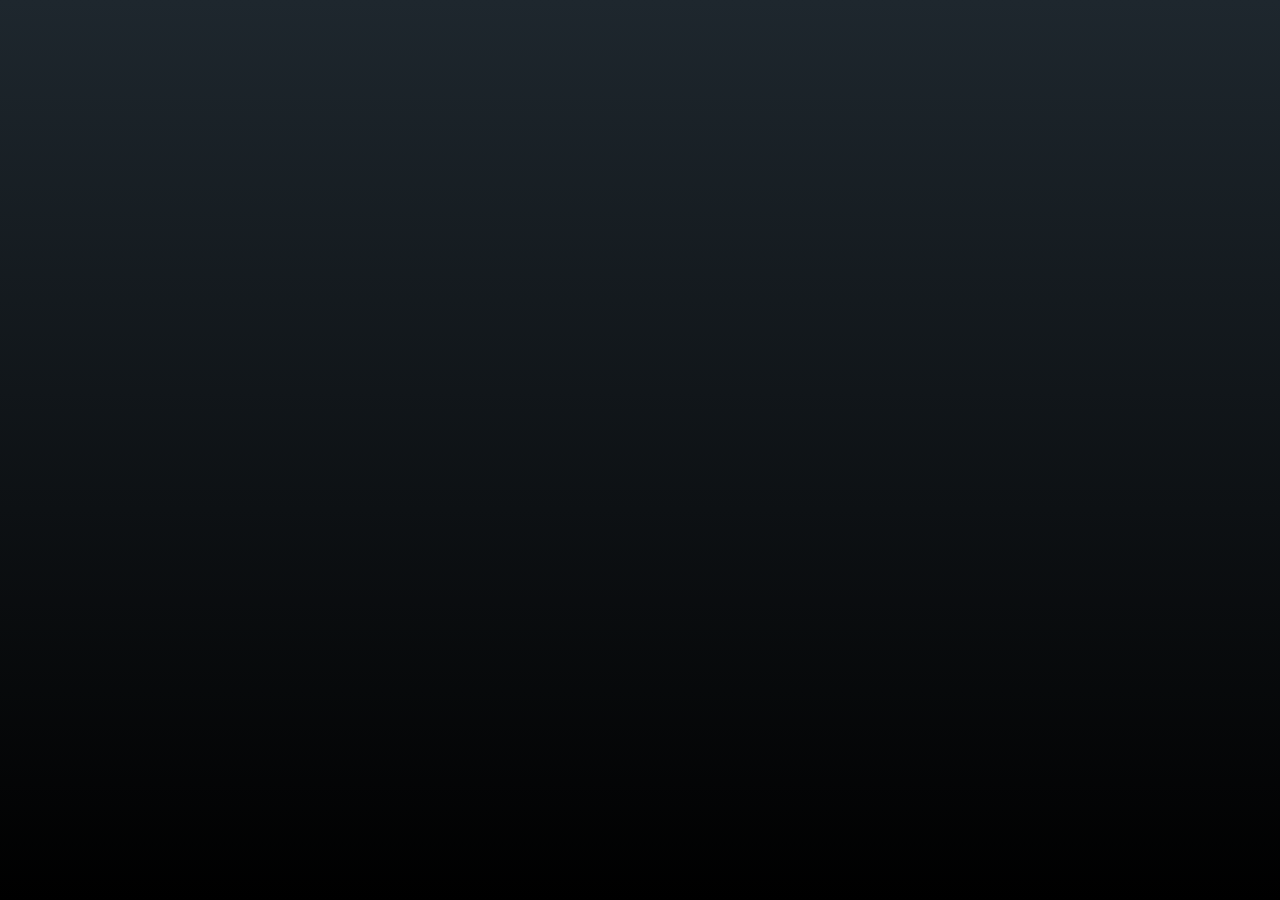
<file: index.html>
<!DOCTYPE html>
<html lang="en">
<head>
  <meta charset="UTF-8" />
  <meta name="viewport" content="width=device-width, initial-scale=1.0"/>
  <title>Oska | Home</title>
  <link rel="stylesheet" href="https://fonts.googleapis.com/css2?family=Michroma&family=Nunito+Sans&display=swap">
  <link rel="stylesheet" href="modal.css">
  <link rel="stylesheet" href="styles.css">
  <script defer src="script.js"></script>
</head>
<body>
    <div class="container">
        <h1 class="animated-title">Hello human, let's play Oska.</h1>
        <div class="btn-group">
            <button class="btn" id="how-to-play-btn">How to play</button>
            <button class="btn" id="start-game" onclick="location.href='oskaplayer.html'">Start game</button>
        </div>
    </div>
    <!-- How to Play Modal -->
    <div id="modal-overlay" class="modal-overlay hidden">
        <div id="modal" class="modal">
            <span id="modal-close-btn" class="modal-close-btn">&times;</span>
            <h2>What is Oska?</h2>
            <p>
                Oska is a two-player abstract strategy board game, inspired by checkers, 
                where the objective is to move your pieces to the opposite side of the board before your opponent does.
                Players move their pieces diagonally, and can capture opponent pieces by jumping over them. 
                The unique twist is that the player who gets all their remaining (active) pieces to the opposite end of the board wins, 
                which means losing pieces can be advantageous. 
            </p>
            <h3>How to play:</h3>
            <ul>
                <li>You can move one step diagonally forward into an empty space.</li>
                <li>
                    You can capture your opponent's piece by jumping diagonally over it.
                    Multiple jumps in a single turn are not allowed.
                </li>
                <li>The first player to move all their pieces to the opposite end of the board wins.</li>
                <li>Remember: Sometimes, losing your pieces can help you win!</li>
                <li>If you are a recruiter and you find this game challenging, I'd love the
                     chance to connect with you over an interview!</li>
            </ul>
        </div>
    </div>
</body>
</html>
</file>
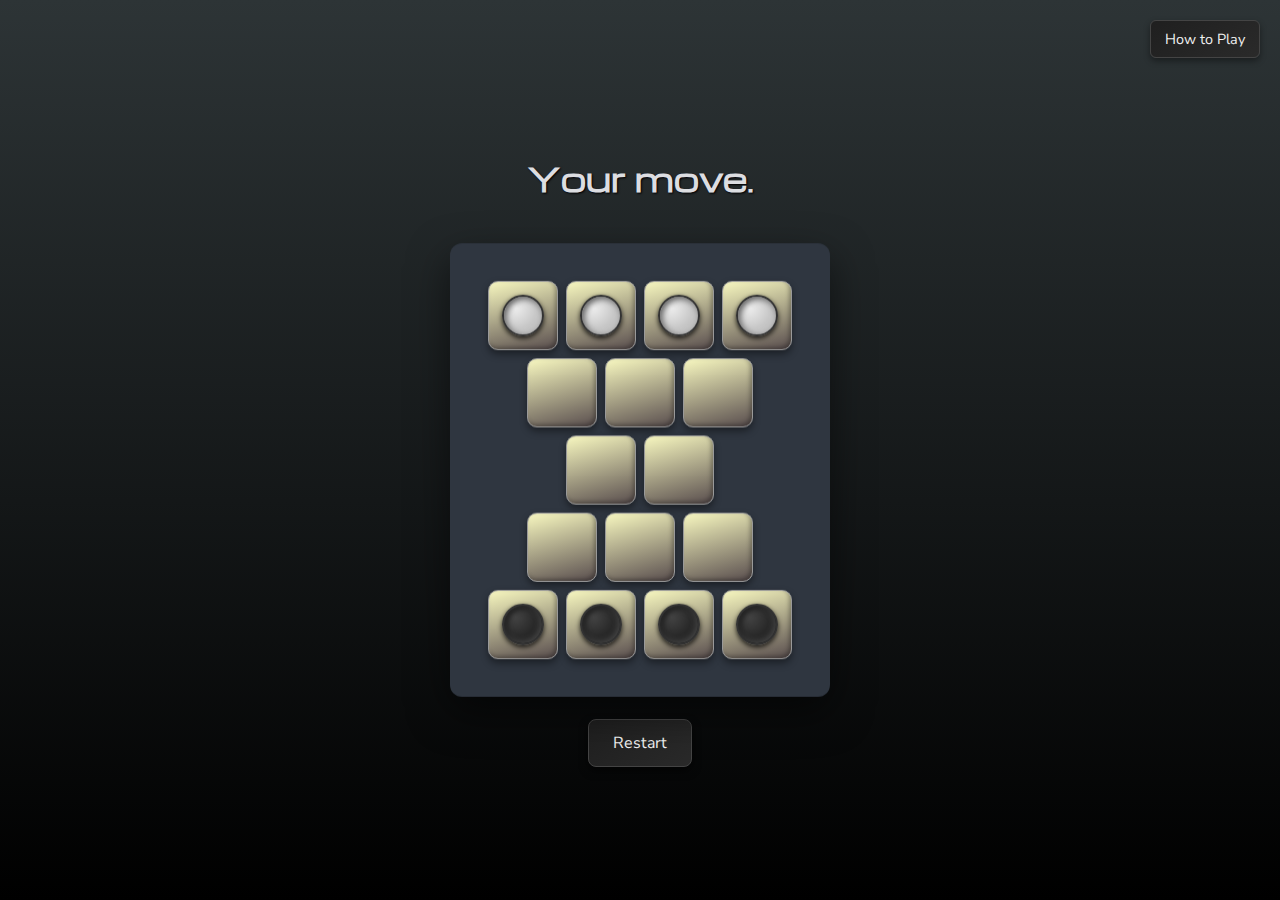
<file: oskaplayer.html>
<!DOCTYPE html>
<html lang="en">
<head>
  <meta charset="UTF-8">
  <title>Oska Game</title>
  <link rel="stylesheet" href="https://fonts.googleapis.com/css2?family=Michroma&family=Nunito+Sans&display=swap">
  <link rel="stylesheet" href="modal.css">
  <link rel="stylesheet" href="oskaplayer.css">
  <script defer src="oskaplayer.js"></script>
  <script defer src="gameModel.js"></script>
</head>
<body>
    <button id="how-to-play-btn" class="btn top-right-btn">How to Play</button>
    <h1 id="turn-indicator">Your move.</h1>
    <div id="oska-container">
        <div class="board" id="board">
            <div class="row" id="row0">
                <div class="col" id="pos-00" piece="w"></div>
                <div class="col" id="pos-01" piece="w"></div>
                <div class="col" id="pos-02" piece="w"></div>
                <div class="col" id="pos-03" piece="w"></div>
            </div>
            <div class="row" id="row1">
                <div class="col" id="pos-10" piece="-"></div>
                <div class="col" id="pos-11" piece="-"></div>
                <div class="col" id="pos-12" piece="-"></div>
            </div>
            <div class="row" id="row2">
                <div class="col" id="pos-20" piece="-"></div>
                <div class="col" id="pos-21" piece="-"></div>
            </div>
            <div class="row" id="row3">
                <div class="col" id="pos-30" piece="-"></div>
                <div class="col" id="pos-31" piece="-"></div>
                <div class="col" id="pos-32" piece="-"></div>
            </div>
            <div class="row" id="row4">
                <div class="col" id="pos-40" piece="b"></div>
                <div class="col" id="pos-41" piece="b"></div>
                <div class="col" id="pos-42" piece="b"></div>
                <div class="col" id="pos-43" piece="b"></div>
            </div>
        </div>
        <button id="restart-btn" class="btn">Restart</button>
    </div>
    <div id="ghost-piece"></div>

    <!-- Win/Loss Modal -->
    <div id="game-over-modal-overlay" class="modal-overlay hidden">
        <div id="game-over-modal" class="modal">
            <h2 id="game-over-modal-title" class="modal-title"></h2>
            <p id="game-over-modal-message" class="modal-message"></p>
            <button id="game-over-modal-ok-btn">OK</button>
        </div>
    </div>

    <!-- How to Play Modal -->
    <div id="how-to-play-modal-overlay" class="modal-overlay hidden">
        <div id="how-to-play-modal" class="modal">
            <span id="how-to-play-modal-close-btn" class="modal-close-btn">&times;</span>
            <h2>How to Play Oska</h2>
            <ol>
                <li>Step 1: [Instruction goes here]</li>
                <li>Step 2: [Instruction goes here]</li>
                <li>Step 3: [Instruction goes here]</li>
            </ol>
        </div>
    </div>
</body>
</html>
</file>
<file: modal.css>
/* Dark themed modal overlay */
.modal-overlay {
  position: fixed;
  top: 0;
  left: 0;
  width: 100vw;
  height: 100vh;
  background: rgba(0, 0, 0, 0.7);
  display: flex;
  align-items: center;
  justify-content: center;
  z-index: 1000;
}

/* Modal Box */
.modal {
  background: #1e1e1e;
  padding: 30px;
  border-radius: 12px;
  box-shadow: 0 10px 30px rgba(0, 0, 0, 0.6);
  text-align: left;
  max-width: 500px;
  width: 90%;
  border: 1px solid #444;
  position: relative;
}

.modal h2 {
  margin-top: 0;
  font-size: 24px;
  color: #f0f0f0;
  font-family: 'Michroma', sans-serif;
  text-shadow: 1px 1px 2px black;
}

.modal p {
    color: #f0f0f0;
}

.modal ol {
  margin: 20px 0;
  padding-left: 20px;
  color: #ddd;
  font-family: 'Segoe UI', sans-serif;
  font-size: 15px;
}

.modal li {
  margin-bottom: 10px;
}

.modal-close-btn {
  position: absolute;
  top: 14px;
  right: 18px;
  font-size: 24px;
  color: #aaa;
  cursor: pointer;
  font-weight: bold;
  transition: color 0.2s ease-in-out;
}

.modal-close-btn:hover {
  color: #fff;
}

/*************** General styles **************/
.hidden {
  display: none !important;
}
</file>
<file: styles.css>
body {
  margin: 0;
  padding: 0;
  height: 100vh;
  background: linear-gradient(to bottom, #1e272e, #000000);
  display: flex;
  justify-content: center;
  align-items: center;
  font-family: 'Nunito Sans', sans-serif; 
  color: #f1f2f6;
}

.container {
  text-align: center;
}

h1 {
  font-family: 'Michroma', sans-serif;
  font-size: 2.3em;
  margin-bottom: 40px;
  color: #f5f6fa;
  text-shadow: 1px 1px 4px #000;
}

.btn-group {
  display: flex;
  flex-direction: row;
  justify-content: center;
  gap: 16px;
  align-items: center;
}

.btn {
  padding: 14px 28px;
  font-size: 1rem;
  border: none;
  border-radius: 8px;
  background: linear-gradient(145deg, #2f3542, #1e272e);
  color: #f1f2f6;
  box-shadow: 0 4px 12px rgba(0, 0, 0, 0.5);
  cursor: pointer;
  transition: all 0.2s ease-in-out;
  width: 200px;
  font-family: 'Nunito Sans', sans-serif; 
}

.btn:hover {
  background: linear-gradient(145deg, #404b5c, #2c3a4b);
  transform: translateY(-2px);
}

.btn:active {
  transform: translateY(0);
  box-shadow: inset 0 2px 4px rgba(0, 0, 0, 0.6);
}

.btn#how-to-play-btn {
  opacity: 0;
  transform: translateY(10px);
  animation: fadeInUp 0.5s ease-out forwards;
  animation-delay: 1.5s; /* Starts after h1 finishes */
}

.btn#start-game {
  opacity: 0;
  transform: translateY(10px);
  animation: fadeInUp 0.5s ease-out forwards;
  animation-delay: 1.8s; /* Starts after h1 finishes */
}

/**************** Animating the main h1 **********/
.animated-title {
  opacity: 0;
  transform: scale(0.9);
  animation: scaleIn 1.5s ease-out forwards;
}

@keyframes scaleIn {
  to {
    opacity: 1;
    transform: scale(1);
  }
}

@keyframes fadeInUp {
  to {
    opacity: 1;
    transform: translateY(0);
  }
}
</file>
<file: oskaplayer.css>
body {
    font-family: 'Nunito Sans', sans-serif;
    display: flex;
    flex-direction: column;
    align-items: center;
    justify-content: center;
    background-color: #f2f2f2;
    margin: 0;
    height: 100vh;
    background: linear-gradient(#2d3436, #000000);
}

h1 {
    margin-bottom: 20px;
    font-size: 2em;
    color: #dcdde1;
    text-shadow: 1px 1px 2px black;
    font-family: 'Michroma', serif;
}

.board {
    display: flex;
    flex-direction: column;
    gap: 8px;
    background: #2f3640;
    padding: 38px;
    border-radius: 12px;
    box-shadow: 0 15px 40px rgba(0, 0, 0, 0.5);
    transform: rotateX(8deg);
}

.board:hover {
  transform: rotateX(4deg);
}

.row {
    display: flex;
    justify-content: center; /* center-align rows */
    gap: 8px;
}

.btn {
    font-family: 'Nunito Sans', sans-serif;
}

.col {
    width: 70px;
    height: 70px;
    background-color: beige;
    border: 1px solid #999;
    display: flex;
    align-items: center;
    justify-content: center;
    box-sizing: border-box;
    position: relative;
    background: linear-gradient(165deg, #f8f8c0, #594e4e);
    border-radius: 10px;
    box-shadow:
        inset 2px 2px 2px rgba(255, 255, 255, 0.05),
        inset -2px -2px 4px rgba(0, 0, 0, 0.3),
        0 4px 7px rgba(0, 0, 0, 0.4);
    transition: all 0.2s ease-in-out;
}

/* Shared piece styles */
.col[piece="w"]::before,
.col[piece="b"]::before {
    content: "";
    position: absolute;
    width: 38px;
    height: 38px;
    border-radius: 50%;
    top: 50%;
    left: 50%;
    transform: translate(-50%, -50%);
    box-shadow:
        inset -2px -2px 6px rgba(255, 255, 255, 0.2),
        inset 2px 2px 6px rgba(0, 0, 0, 0.6),
        0 2px 5px rgba(0, 0, 0, 0.8);
    border: 2px solid #333;
    z-index: 1;
}

/* Black checker-style piece */
.col[piece="b"]::before {
    background: radial-gradient(circle at 30% 30%, #444, #111);
}

/* White checker-style piece */
.col[piece="w"]::before {
    background: radial-gradient(circle at 30% 30%, #eee, #aaa);
}


.col[piece="b"]:hover {
    outline: 2px solid rgb(255, 221, 0);
    cursor: pointer;
}

.col.selected {
    outline: 3px solid rgb(255, 221, 0);
}

.col.highlight {
    border: 2px dashed rgb(255, 221, 0);
    animation: pulse 1.5s infinite ease-in-out;
    transform: scale(1.1);
}

.col.highlight:hover {
    cursor: pointer;
}

#oska-container {
  display: flex;
  flex-direction: column;
  align-items: center;
  margin-top: 20px;
}

#restart-btn {
  margin-top: 20px;
  padding: 12px 24px;
  background: linear-gradient(145deg, #1f1f1f, #2a2a2a);
  color: #f0f0f0;
  border: 1px solid #444;
  border-radius: 8px;
  font-size: 1rem;
  cursor: pointer;
  box-shadow: 0 4px 8px rgba(0,0,0,0.6);
  transition: all 0.2s ease-in-out;
}

#restart-btn:hover {
  background: linear-gradient(145deg, #2a2a2a, #3a3a3a);
  transform: translateY(-2px);
  box-shadow: 0 6px 12px rgba(0,0,0,0.7);
}

#restart-btn:active {
  transform: translateY(0);
  background: linear-gradient(145deg, #181818, #222);
  box-shadow: inset 0 2px 4px rgba(0, 0, 0, 0.8);
}

/************************** Ghost piece styling ********************/
/* Ghost piece styling */
#ghost-piece {
  position: absolute;
  width: 40px;
  height: 40px;
  border-radius: 50%;
  pointer-events: none;
  z-index: 10000;
  transform: translate(-50%, -50%) scale(1);
  transition: transform 0.15s ease-in-out;
  display: none;
  opacity: 0.6;
  box-shadow:
    inset -2px -2px 6px rgba(255, 255, 255, 0.2),
    inset 2px 2px 6px rgba(0, 0, 0, 0.5),
    0 2px 5px rgba(0, 0, 0, 0.7);
  border: 2px solid #333;
}

/* Ghost black piece */
#ghost-piece.black {
  background: radial-gradient(circle at 30% 30%, #444, #111);
}

/* Ghost white piece */
#ghost-piece.white {
  background: radial-gradient(circle at 30% 30%, #eee, #aaa);
}

/* Hovering over a valid cell — scale up */
#ghost-piece.valid-hover {
  transform: translate(-50%, -50%) scale(1.3);
  opacity: 0.8;
}


/****************************** Animations *****************************/
@keyframes pulse {
  0% { box-shadow: 0 0 0px 0px rgba(255, 221, 0, 0.5); }
  50% { box-shadow: 0 0 2px 2px rgba(255, 221, 0, 0.3); }
  100% { box-shadow: 0 0 0px 0px rgba(255, 221, 0, 0.5); }
}

/****************************** Modal styles *****************************/

#game-over-modal {
    text-align: center;
}

#game-over-modal-img {
  width: 100px;
  height: auto;
  display: block;
  margin-left: auto;
  margin-right: auto;
  filter: brightness(1.1) contrast(1.2) hue-rotate(318deg);
}

#game-over-modal-ok-btn {
  background-color: #29ae60;
  color: #f0f0f0;
  padding: 10px 20px;
  border-radius: 7px;
  outline: none;
  border: none;
  cursor: pointer;
  transition: all 0.5s ease;
  margin-top: 15px;
}

#game-over-modal-ok-btn:hover {
  background-color: #187f43;
}

.top-right-btn {
  position: absolute;
  top: 20px;
  right: 20px;
  background: linear-gradient(145deg, #1f1f1f, #2a2a2a);
  color: #f0f0f0;
  border: 1px solid #444;
  border-radius: 6px;
  padding: 8px 14px;
  font-size: 0.9rem;
  cursor: pointer;
  z-index: 1001;
  box-shadow: 0 3px 6px rgba(0,0,0,0.4);
  transition: all 0.2s ease-in-out;
}

.top-right-btn:hover {
  background: linear-gradient(145deg, #2a2a2a, #3a3a3a);
  transform: translateY(-1px);
}

/****************** Bot loader ***************/
#h1-wrapper {
  display: flex;
  align-items: center;
  gap: 12px; /* space between text and loader */
  min-height: 50px; /* optional, based on loader height */
}

#h1-wrapper h1 {
  margin: 0;
  font-size: 2em;
  color: #dcdde1;
  text-shadow: 1px 1px 2px black;
  font-family: 'Michroma', serif;
}

#bot-loader {
  width: 24px;
  height: 24px;
  object-fit: contain;
  visibility: visible;
}

#bot-loader.hidden {
  visibility: hidden;
}

img#bot-loader {
  width: 50px;
  height: 50px;
  animation: spin 1.7s linear infinite;
  filter: brightness(1.8) sepia(0.6) hue-rotate(342deg) saturate(1.3);
  vertical-align: middle;
  margin-left: 8px;
}

@keyframes spin {
  from { transform: rotate(0deg); }
  to   { transform: rotate(180deg); }
}
</file>
